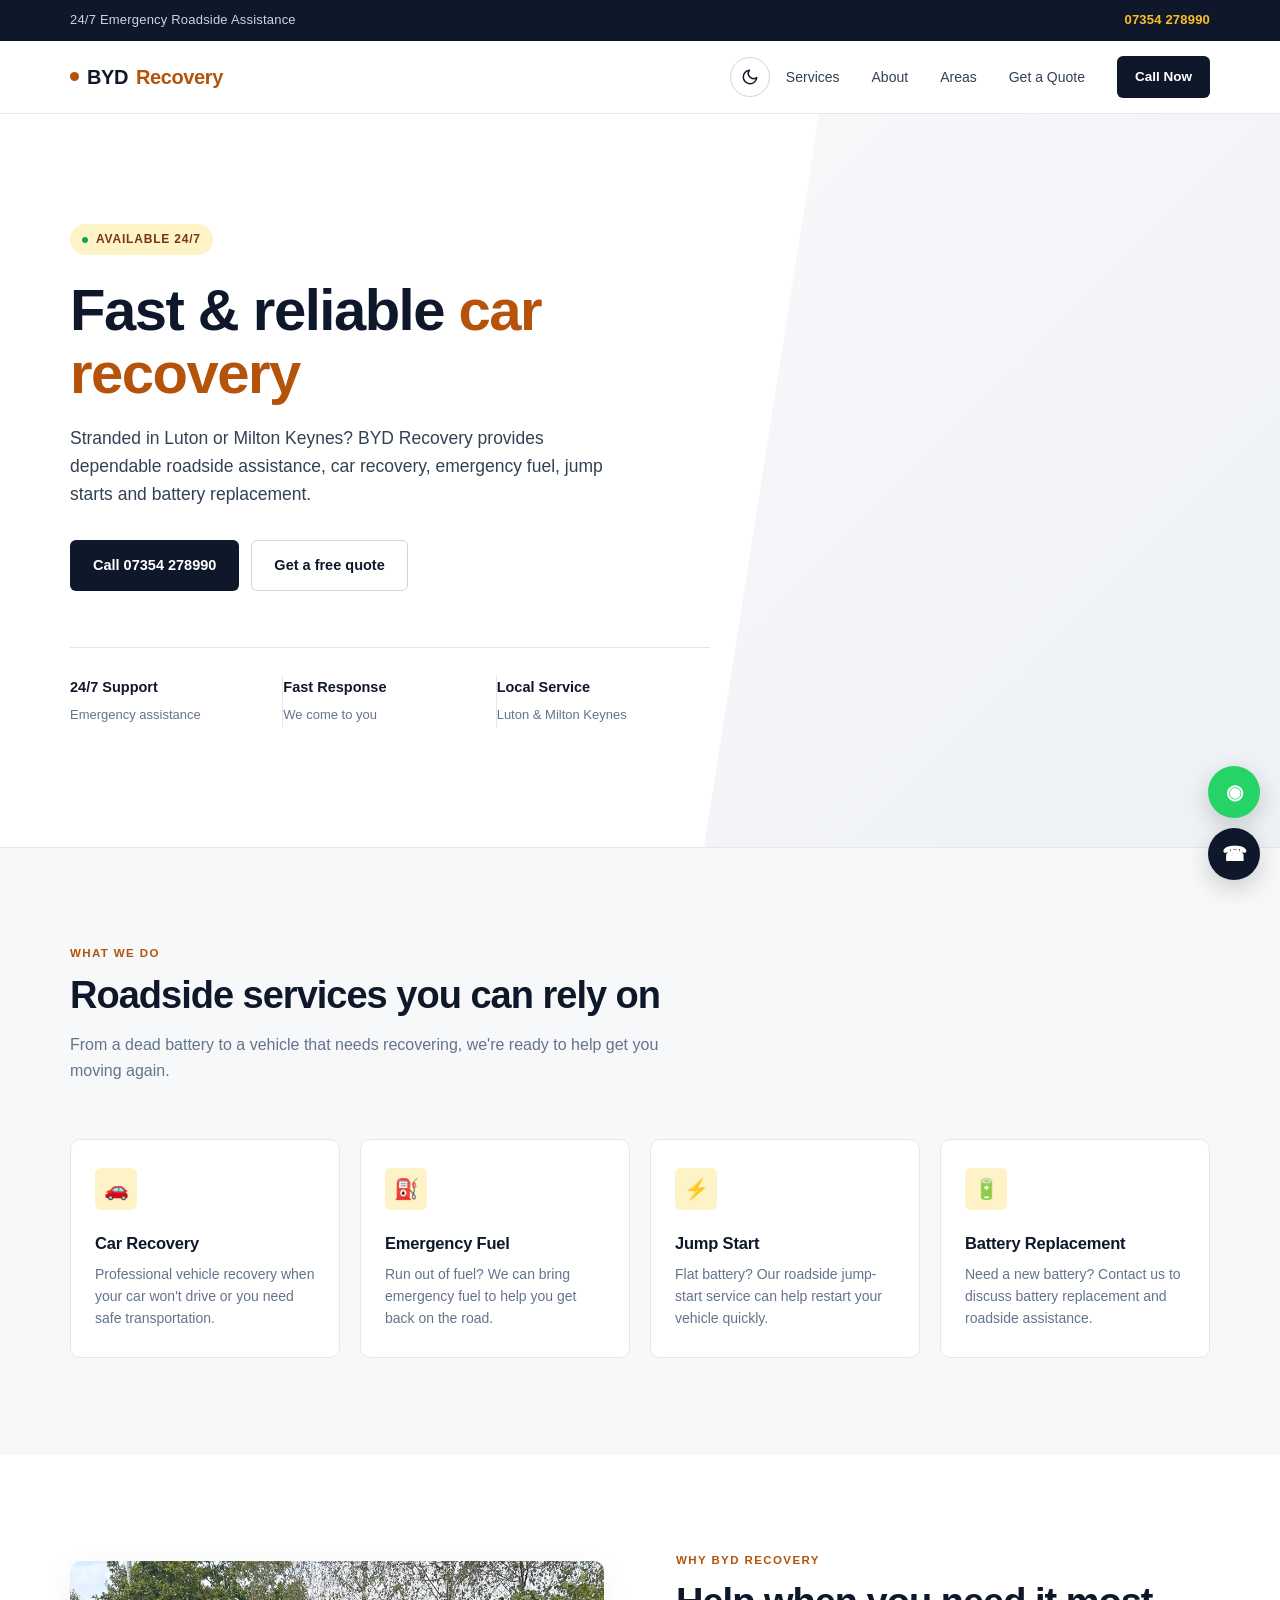
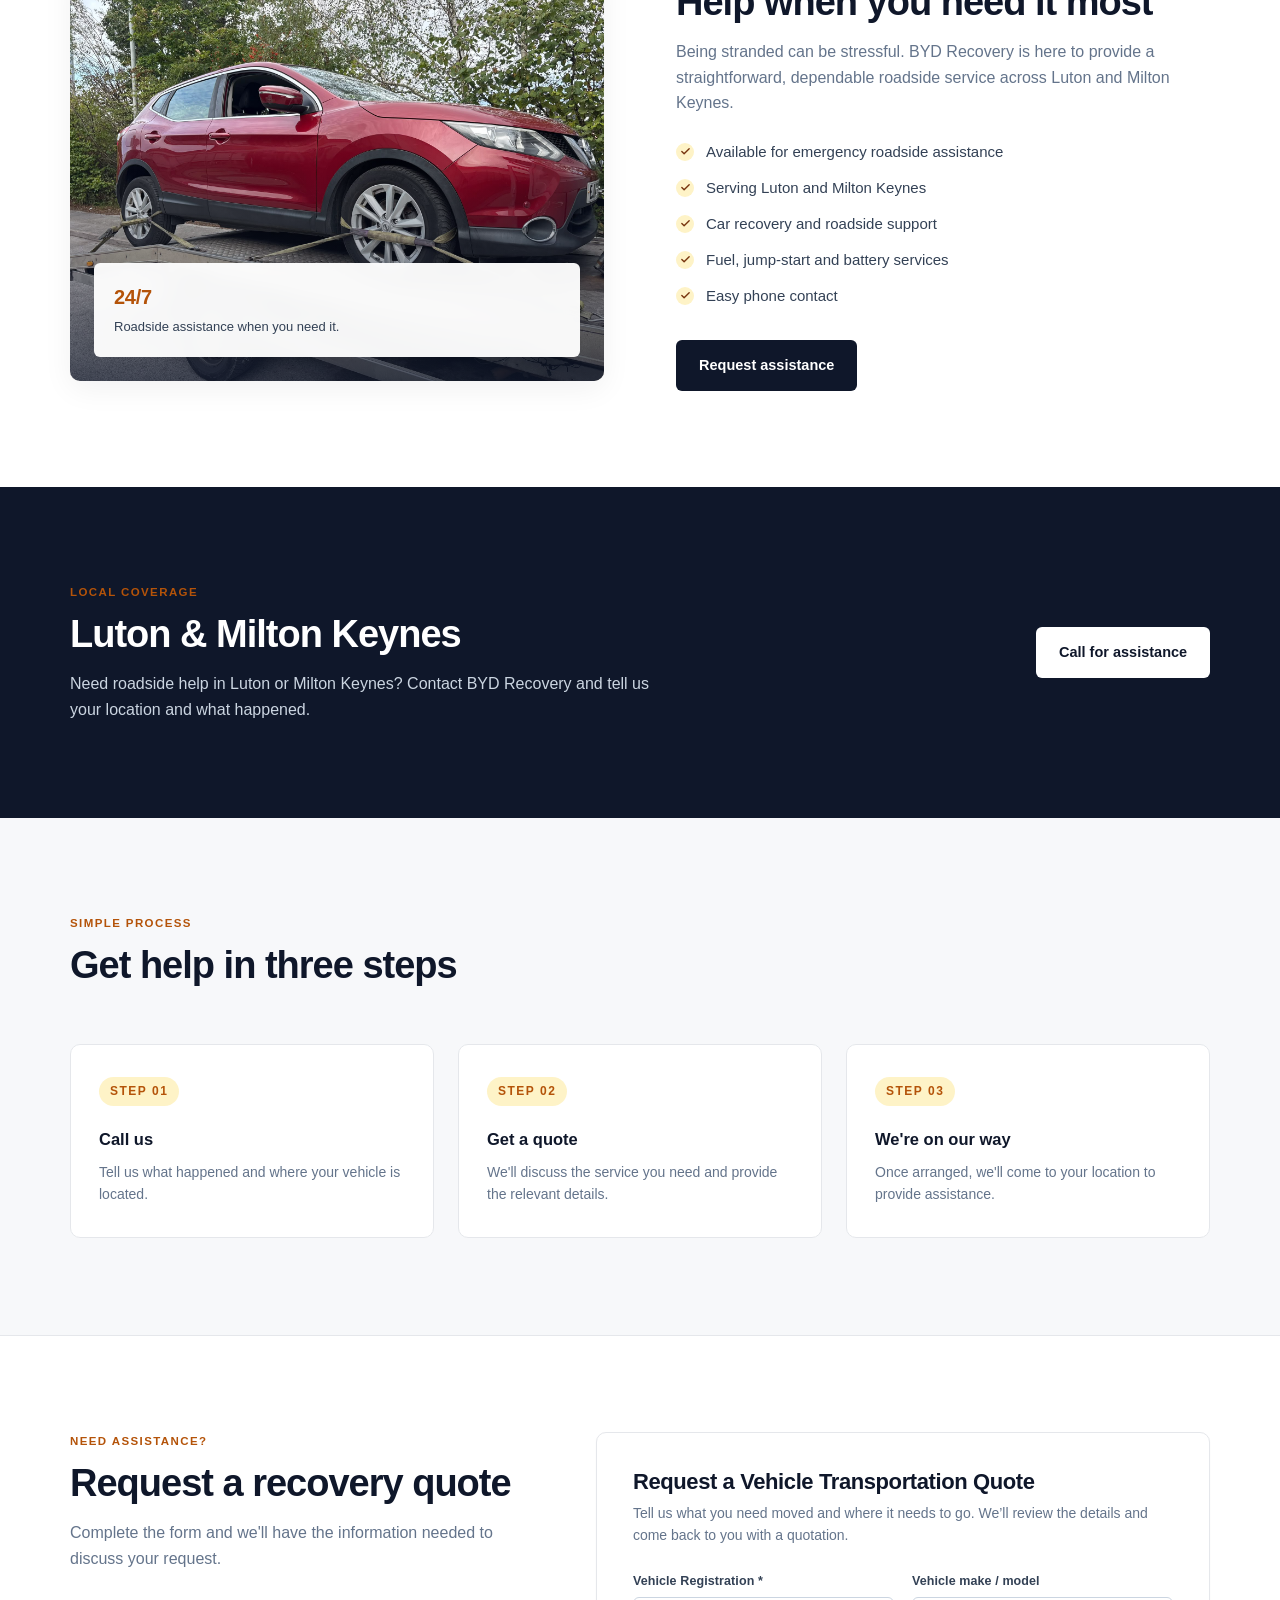
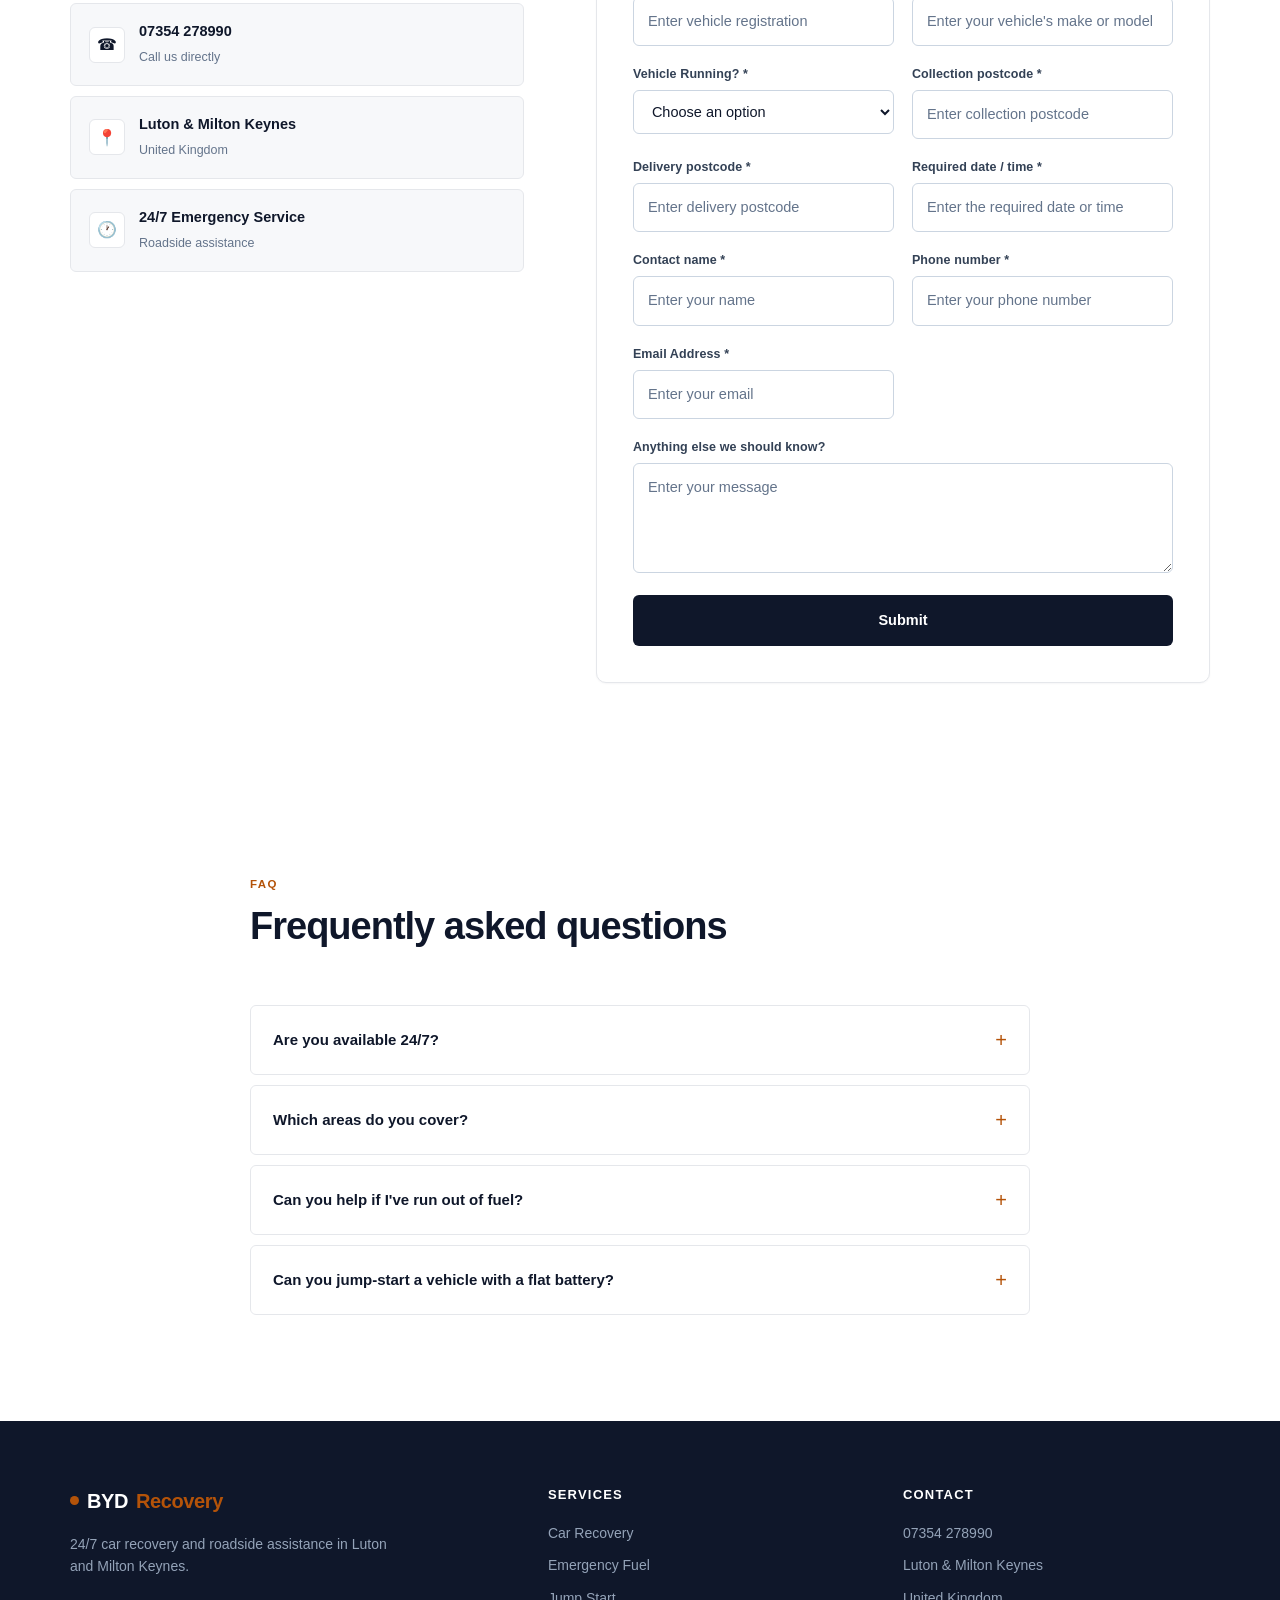
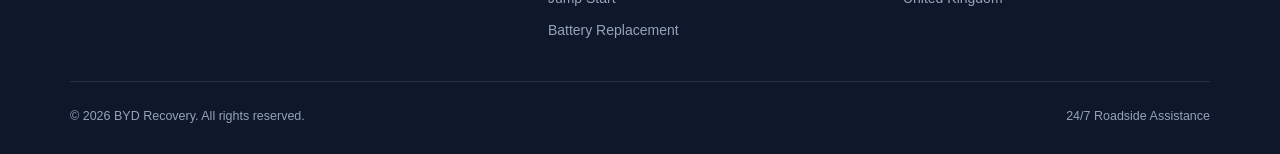
<file: index.html>
<!DOCTYPE html>
<html lang="en">
<head>
  <meta charset="UTF-8">
  <meta name="viewport" content="width=device-width, initial-scale=1.0">
  <meta name="description" content="BYD Recovery - 24/7 car recovery, emergency fuel, jump starts and battery replacement in Luton and Milton Keynes.">
  <title>BYD Recovery | 24/7 Car Recovery in Luton & Milton Keynes</title>
  <link rel="stylesheet" href="style.css">


  <script>
  (function(){
    try{
      var saved = localStorage.getItem('byd-theme');
      var theme = saved || (window.matchMedia('(prefers-color-scheme: dark)').matches ? 'dark' : 'light');
      document.documentElement.setAttribute('data-theme', theme);
    }catch(e){
      document.documentElement.setAttribute('data-theme','light');
    }
  })();
</script>
</head>
<body>

  <div class="topbar">
    <div class="container">
      <span>24/7 Emergency Roadside Assistance</span>
      <a href="tel:+447354278990">07354 278990</a>
    </div>
  </div>

  <header>
    <div class="container">
      <nav>
        <a href="#" class="logo">BYD<span> Recovery</span></a>

        <div class="nav-right">
          <button class="theme-toggle" id="themeToggle" aria-label="Toggle theme">
            <svg class="icon-sun" xmlns="http://www.w3.org/2000/svg" viewBox="0 0 24 24" fill="none" stroke="currentColor" stroke-width="2" stroke-linecap="round" stroke-linejoin="round"><circle cx="12" cy="12" r="4"/><path d="M12 2v2M12 20v2M4.93 4.93l1.41 1.41M17.66 17.66l1.41 1.41M2 12h2M20 12h2M4.93 19.07l1.41-1.41M17.66 6.34l1.41-1.41"/></svg>
            <svg class="icon-moon" xmlns="http://www.w3.org/2000/svg" viewBox="0 0 24 24" fill="none" stroke="currentColor" stroke-width="2" stroke-linecap="round" stroke-linejoin="round"><path d="M21 12.79A9 9 0 1 1 11.21 3 7 7 0 0 0 21 12.79z"/></svg>
          </button>

          <button class="menu" aria-label="Open menu" id="menuBtn">☰</button>

          <div class="navlinks" id="navlinks">
            <a href="#services">Services</a>
            <a href="#about">About</a>
            <a href="#coverage">Areas</a>
            <a href="#quote">Get a Quote</a>
            <a class="nav-cta" href="tel:+447354278990">Call Now</a>
          </div>
        </div>
      </nav>
    </div>
  </header>

  <main>
    <section class="hero">
      <div class="container">
        <div class="hero-content">
          <div class="badge reveal"><span class="dot"></span> Available 24/7</div>
          <h1 class="reveal">Fast & reliable <span>car recovery</span></h1>
          <p class="reveal">Stranded in Luton or Milton Keynes? BYD Recovery provides dependable roadside assistance, car recovery, emergency fuel, jump starts and battery replacement.</p>
          <div class="buttons reveal">
            <a class="btn btn-primary" href="tel:+447354278990">Call 07354 278990</a>
            <a class="btn btn-outline" href="#quote">Get a free quote</a>
          </div>
          <div class="trust reveal">
            <div><strong>24/7 Support</strong><small>Emergency assistance</small></div>
            <div><strong>Fast Response</strong><small>We come to you</small></div>
            <div><strong>Local Service</strong><small>Luton &amp; Milton Keynes</small></div>
          </div>
        </div>
      </div>
    </section>

    <section class="services" id="services">
      <div class="container">
        <div class="section-head reveal">
          <div class="eyebrow">What we do</div>
          <h2>Roadside services you can rely on</h2>
          <p>From a dead battery to a vehicle that needs recovering, we're ready to help get you moving again.</p>
        </div>
        <div class="grid">
          <article class="card reveal">
            <div class="icon">🚗</div>
            <h3>Car Recovery</h3>
            <p>Professional vehicle recovery when your car won't drive or you need safe transportation.</p>
          </article>
          <article class="card reveal">
            <div class="icon">⛽</div>
            <h3>Emergency Fuel</h3>
            <p>Run out of fuel? We can bring emergency fuel to help you get back on the road.</p>
          </article>
          <article class="card reveal">
            <div class="icon">⚡</div>
            <h3>Jump Start</h3>
            <p>Flat battery? Our roadside jump-start service can help restart your vehicle quickly.</p>
          </article>
          <article class="card reveal">
            <div class="icon">🔋</div>
            <h3>Battery Replacement</h3>
            <p>Need a new battery? Contact us to discuss battery replacement and roadside assistance.</p>
          </article>
        </div>
      </div>
    </section>

    <section id="about">
      <div class="container about-grid">
        <div class="about-image reveal">
          <div class="floating">
            <strong>24/7</strong>
            <span>Roadside assistance when you need it.</span>
          </div>
        </div>
        <div class="reveal">
          <div class="eyebrow">Why BYD Recovery</div>
          <h2>Help when you need it most</h2>
          <p class="lead">Being stranded can be stressful. BYD Recovery is here to provide a straightforward, dependable roadside service across Luton and Milton Keynes.</p>
          <ul class="checks">
            <li>Available for emergency roadside assistance</li>
            <li>Serving Luton and Milton Keynes</li>
            <li>Car recovery and roadside support</li>
            <li>Fuel, jump-start and battery services</li>
            <li>Easy phone contact</li>
          </ul>
          <a class="btn btn-primary" href="#quote">Request assistance</a>
        </div>
      </div>
    </section>

    <section class="coverage" id="coverage">
      <div class="container coverage-grid">
        <div class="reveal">
          <div class="eyebrow">Local coverage</div>
          <h2>Luton &amp; Milton Keynes</h2>
          <p>Need roadside help in Luton or Milton Keynes? Contact BYD Recovery and tell us your location and what happened.</p>
        </div>
        <a class="btn reveal" href="tel:+447354278990">Call for assistance</a>
      </div>
    </section>

    <section class="process">
      <div class="container">
        <div class="section-head reveal">
          <div class="eyebrow">Simple process</div>
          <h2>Get help in three steps</h2>
        </div>
        <div class="steps">
          <div class="step reveal">
            <div class="num">STEP 01</div>
            <h3>Call us</h3>
            <p>Tell us what happened and where your vehicle is located.</p>
          </div>
          <div class="step reveal">
            <div class="num">STEP 02</div>
            <h3>Get a quote</h3>
            <p>We'll discuss the service you need and provide the relevant details.</p>
          </div>
          <div class="step reveal">
            <div class="num">STEP 03</div>
            <h3>We're on our way</h3>
            <p>Once arranged, we'll come to your location to provide assistance.</p>
          </div>
        </div>
      </div>
    </section>

    <section class="quote" id="quote">
      <div class="container quote-box">
        <div class="reveal">
          <div class="eyebrow">Need assistance?</div>
          <h2>Request a recovery quote</h2>
          <p class="lead">Complete the form and we'll have the information needed to discuss your request.</p>
          <div class="contact-list">
            <a class="contact-item" href="tel:+447354278990">
              <span class="ci-icon">☎</span>
              <div><b>07354 278990</b><small>Call us directly</small></div>
            </a>
            <div class="contact-item">
              <span class="ci-icon">📍</span>
              <div><b>Luton &amp; Milton Keynes</b><small>United Kingdom</small></div>
            </div>
            <div class="contact-item">
              <span class="ci-icon">🕐</span>
              <div><b>24/7 Emergency Service</b><small>Roadside assistance</small></div>
            </div>
          </div>
        </div>

        <form action="https://api.snapitforms.com/submit" method="POST">
  <input type="hidden" name="access_key" value="sf_1f7b10da2044cf6da5a37261e3c2b9db">

  <h2>Request a Vehicle Transportation Quote</h2>
  <p>Tell us what you need moved and where it needs to go. We’ll review the details and come back to you with a quotation.</p>

  <div class="form-group">
    <label for="Vehicle Registration">Vehicle Registration *</label>
    <input type="text" name="Vehicle Registration" id="Vehicle Registration" placeholder="Enter vehicle registration" required>
  </div>

  <div class="form-group">
    <label for="Vehicle Model / Make">Vehicle make / model</label>
    <input type="text" name="Vehicle Model / Make" id="Vehicle Model / Make" placeholder="Enter your vehicle's make or model">
  </div>

  <div class="form-group">
    <label for="Vehicle Running? ">Vehicle Running? *</label>
    <select name="Vehicle Running? " id="Vehicle Running? " required>
      <option value="">Choose an option</option>
      <option value="Yes">Yes</option>
      <option value="No">No</option>
      <option value="Unsure">Unsure</option>
    </select>
  </div>

  <div class="form-group">
    <label for="Collection Postcode">Collection postcode *</label>
    <input type="text" name="Collection Postcode" id="Collection Postcode" placeholder="Enter collection postcode" required>
  </div>

  <div class="form-group">
    <label for="Delivery Postcode">Delivery postcode *</label>
    <input type="text" name="Delivery Postcode" id="Delivery Postcode" placeholder="Enter delivery postcode" required>
  </div>

  <div class="form-group">
    <label for="Required Date / Time">Required date / time *</label>
    <input type="text" name="Required Date / Time" id="Required Date / Time" placeholder="Enter the required date or time" required>
  </div>

  <div class="form-group">
    <label for="Contact Name">Contact name *</label>
    <input type="text" name="Contact Name" id="Contact Name" placeholder="Enter your name" required>
  </div>

  <div class="form-group">
    <label for="Phone Number">Phone number *</label>
    <input type="text" name="Phone Number" id="Phone Number" placeholder="Enter your phone number" required>
  </div>

  <div class="form-group">
    <label for="Email Address">Email Address *</label>
    <input type="email" name="Email Address" id="Email Address" placeholder="Enter your email" required>
  </div>

  <div class="form-group">
    <label for="Other information to keep in mind">Anything else we should know?</label>
    <textarea name="Other information to keep in mind" id="Other information to keep in mind" placeholder="Enter your message"></textarea>
  </div>

  <button type="submit">Submit</button>
</form>
      </div>
    </section>

    <section>
      <div class="container faq">
        <div class="section-head reveal">
          <div class="eyebrow">FAQ</div>
          <h2>Frequently asked questions</h2>
        </div>
        <details class="reveal"><summary>Are you available 24/7?</summary><p>Yes. BYD Recovery is presented as a 24/7 roadside assistance service. Call 07354 278990 for assistance.</p></details>
        <details class="reveal"><summary>Which areas do you cover?</summary><p>Our main service areas are Luton and Milton Keynes.</p></details>
        <details class="reveal"><summary>Can you help if I've run out of fuel?</summary><p>Yes. Emergency fuel is one of the services offered by BYD Recovery.</p></details>
        <details class="reveal"><summary>Can you jump-start a vehicle with a flat battery?</summary><p>Yes. Contact us with your location and vehicle details so we can discuss assistance.</p></details>
      </div>
    </section>
  </main>

  <footer>
    <div class="container">
      <div class="footer-grid">
        <div>
          <a href="#" class="logo">BYD<span> Recovery</span></a>
          <p style="margin-top:16px;max-width:340px">24/7 car recovery and roadside assistance in Luton and Milton Keynes.</p>
        </div>
        <div>
          <h4>Services</h4>
          <ul>
            <li>Car Recovery</li>
            <li>Emergency Fuel</li>
            <li>Jump Start</li>
            <li>Battery Replacement</li>
          </ul>
        </div>
        <div>
          <h4>Contact</h4>
          <ul>
            <li><a href="tel:+447354278990">07354 278990</a></li>
            <li>Luton &amp; Milton Keynes</li>
            <li>United Kingdom</li>
          </ul>
        </div>
      </div>
      <div class="copyright">
        <span>© <span id="year"></span> BYD Recovery. All rights reserved.</span>
        <span>24/7 Roadside Assistance</span>
      </div>
    </div>
  </footer>

  <div class="floating-actions">
    <a class="float-btn wa" href="https://wa.me/447354278990" target="_blank" rel="noopener" aria-label="WhatsApp">◉</a>
    <a class="float-btn call" href="tel:+447354278990" aria-label="Call">☎</a>
  </div>

  <script src="script.js"></script>
</body>
</html>
</file>
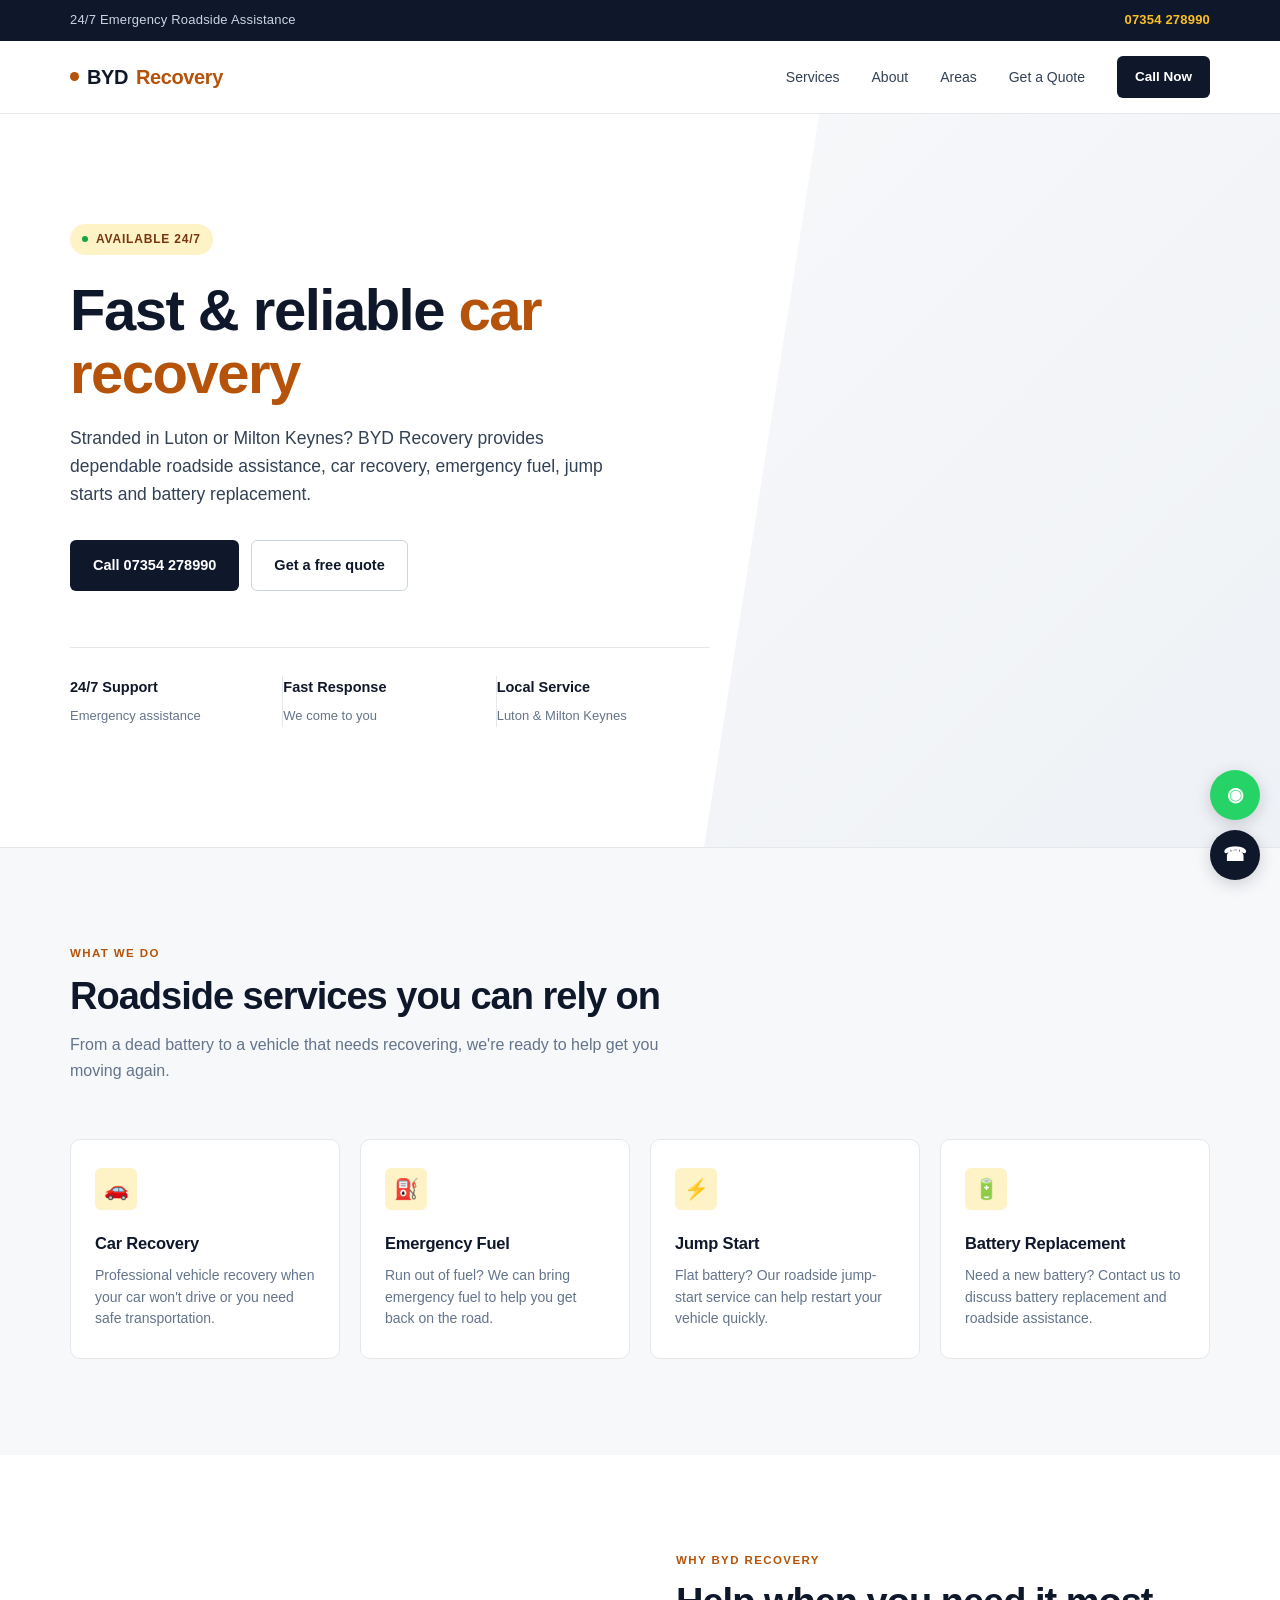
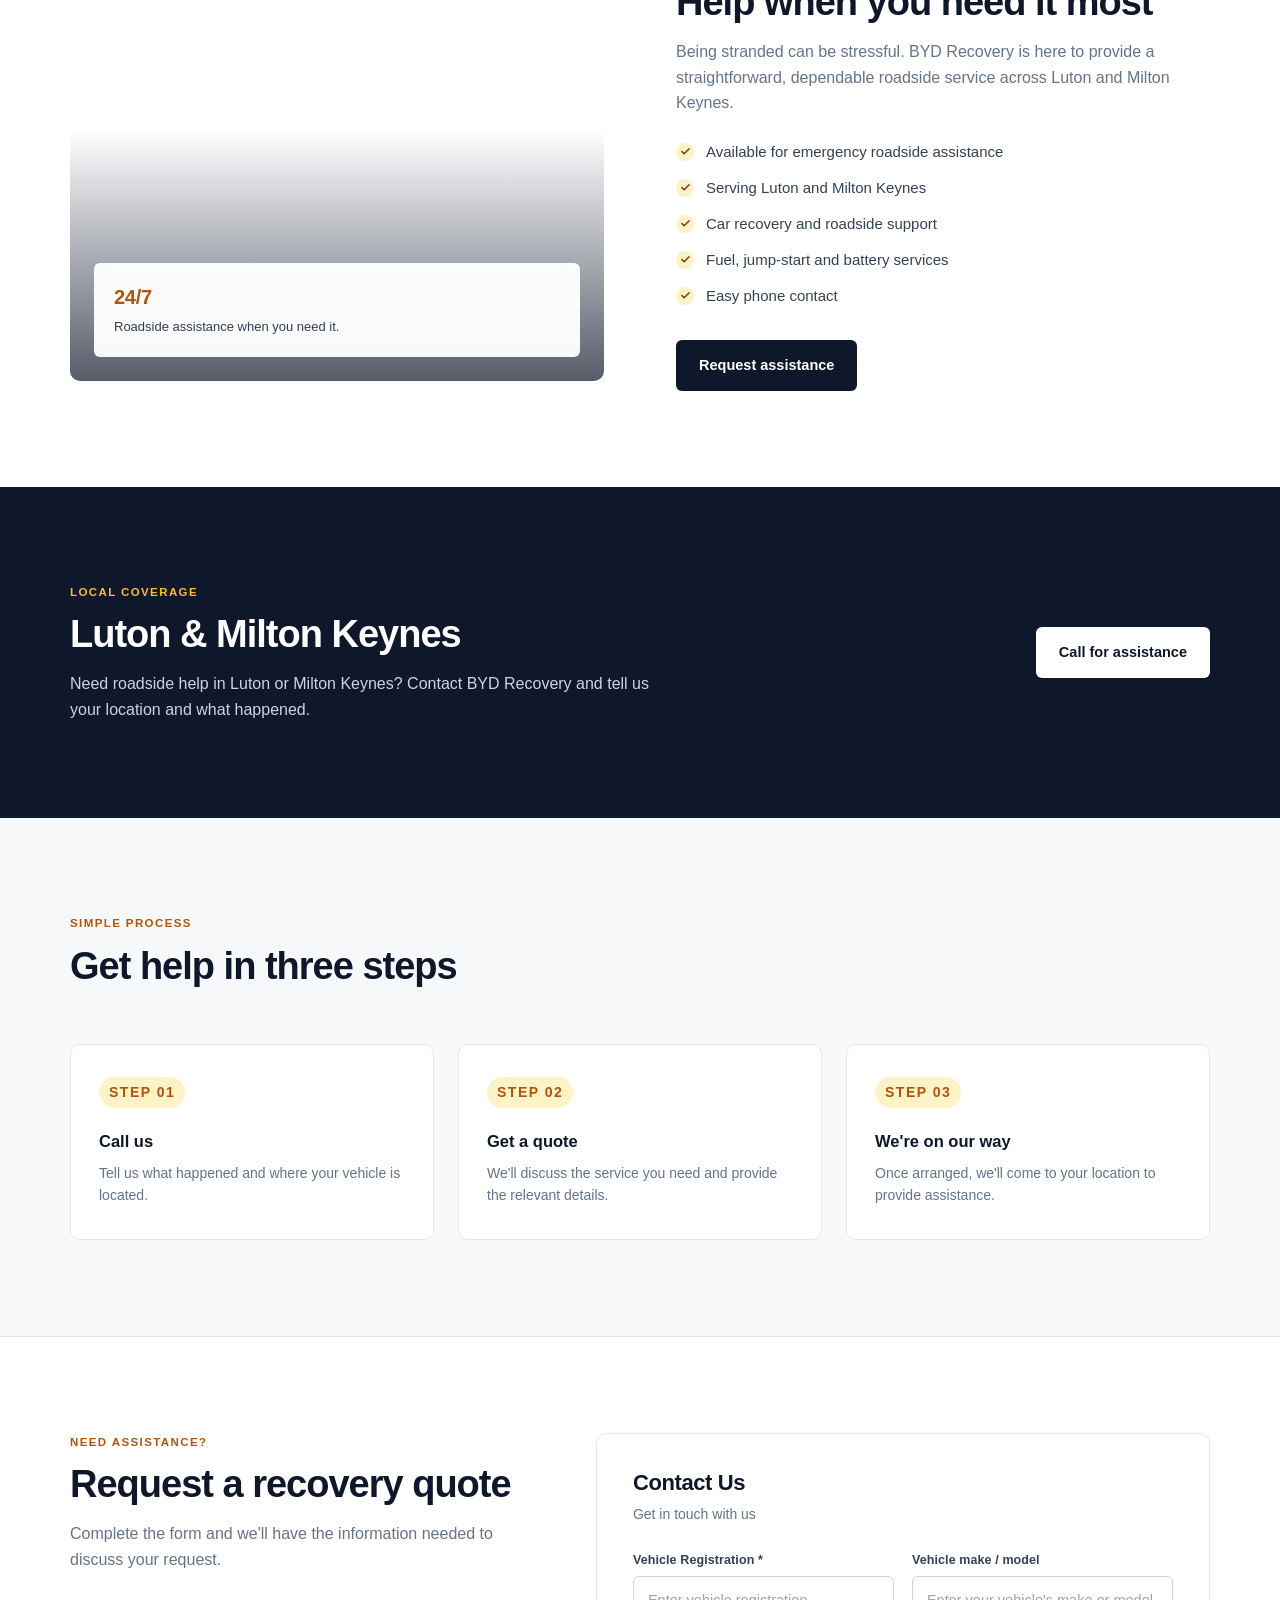
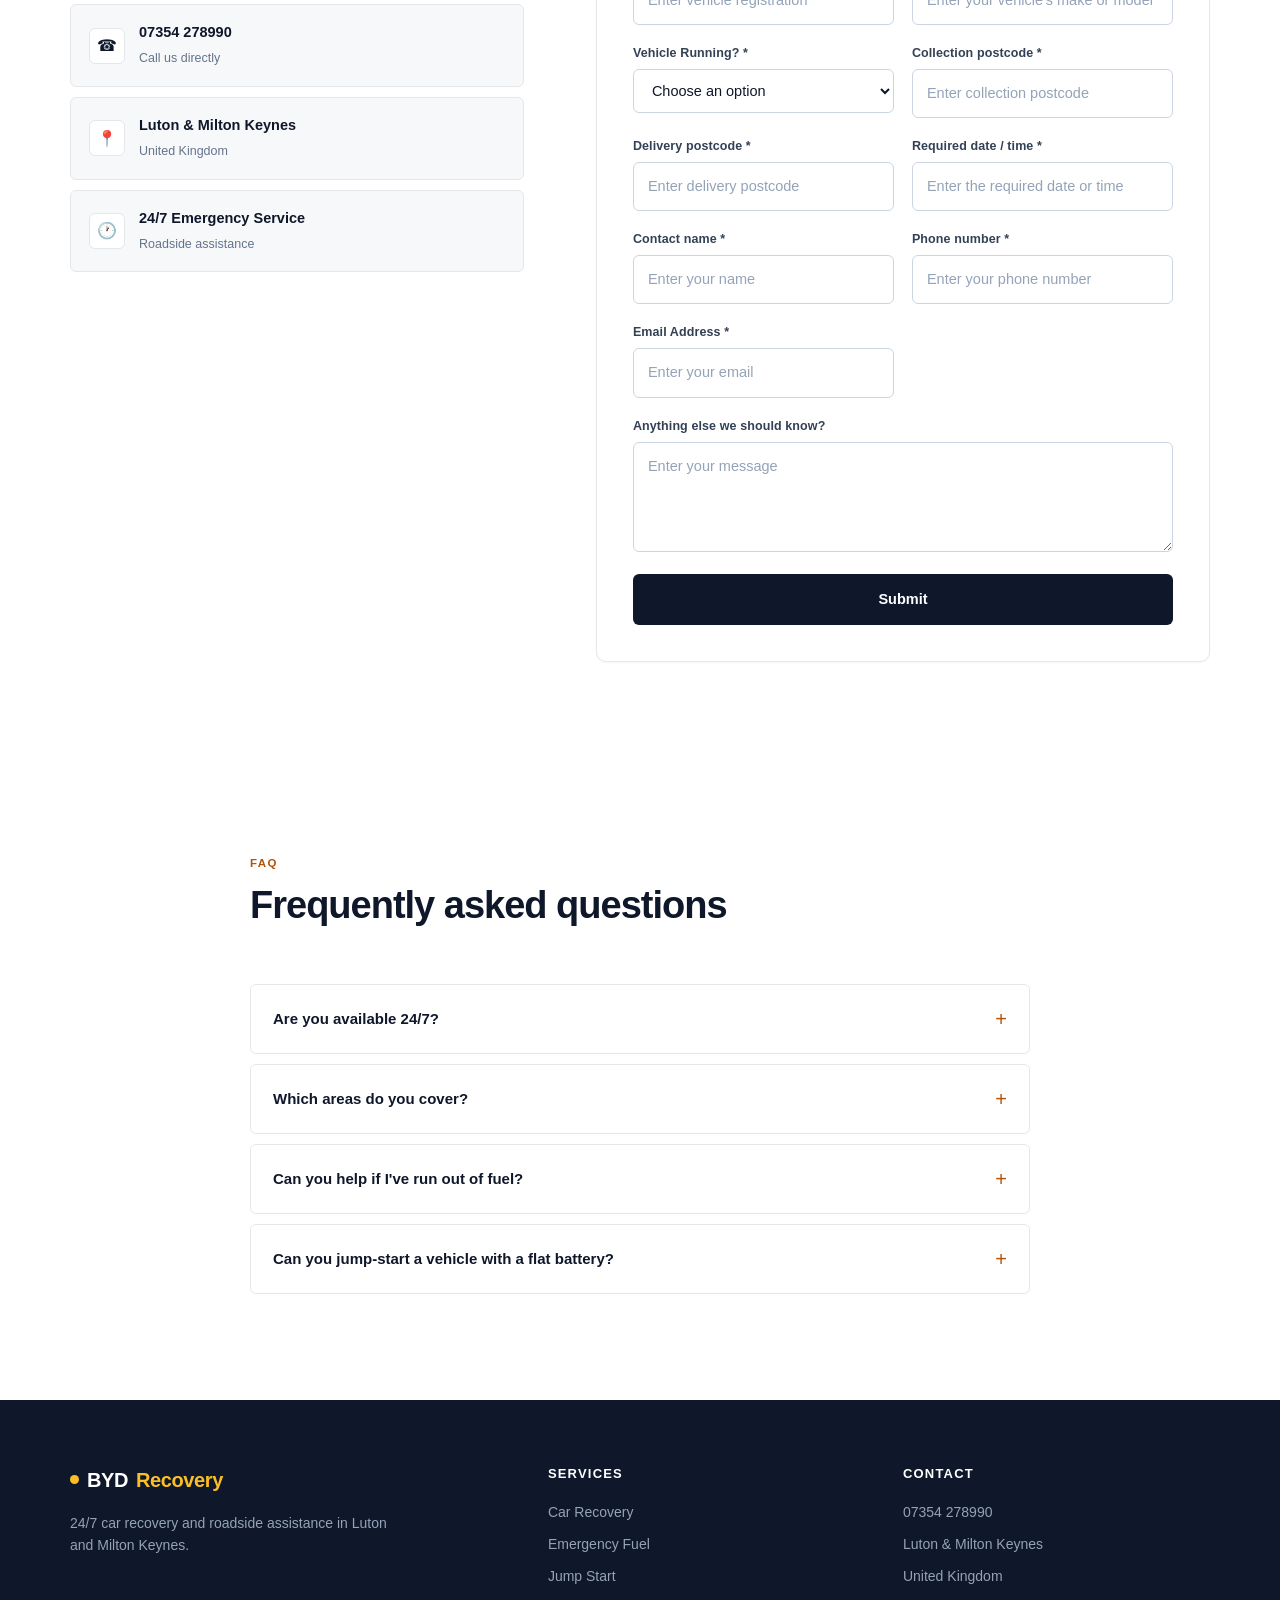
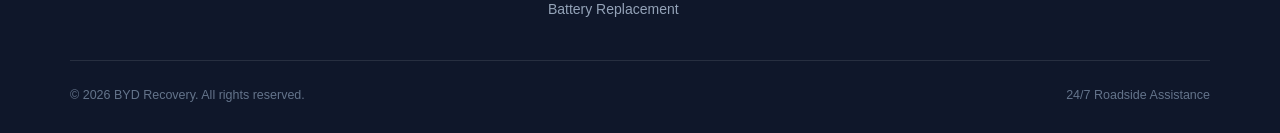
<file: website_vesion_1.html>
<!DOCTYPE html>
<html lang="en">
<head>
  <meta charset="UTF-8">
  <meta name="viewport" content="width=device-width, initial-scale=1.0">
  <meta name="description" content="BYD Recovery - 24/7 car recovery, emergency fuel, jump starts and battery replacement in Luton and Milton Keynes.">
  <title>BYD Recovery | 24/7 Car Recovery in Luton & Milton Keynes</title>
  <style>
    :root{
      --bg:#ffffff;
      --bg-alt:#f7f8fa;
      --surface:#ffffff;
      --ink:#0f172a;
      --ink-soft:#334155;
      --muted:#64748b;
      --line:#e5e7eb;
      --line-strong:#cbd5e1;
      --accent:#b45309;
      --accent-soft:#fef3c7;
      --accent-ink:#78350f;
      --navy:#0f172a;
      --radius:10px;
      --radius-sm:6px;
      --max:1140px;
      --shadow-sm:0 1px 2px rgba(15,23,42,.04);
      --shadow:0 8px 30px rgba(15,23,42,.06);
    }
    *{box-sizing:border-box;margin:0;padding:0}
    html{scroll-behavior:smooth !important;}
    *, *::before, *::after {
      scroll-behavior: smooth;
    }
    body{
      font-family:-apple-system,BlinkMacSystemFont,"Segoe UI",Roboto,Helvetica,Arial,sans-serif;
      background:var(--bg);
      color:var(--ink);
      line-height:1.6;
      -webkit-font-smoothing:antialiased;
      font-size:16px;
    }
    a{text-decoration:none;color:inherit}
    img{max-width:100%;display:block}
    .container{width:min(92%,var(--max));margin:auto}

    /* ---------- Top bar ---------- */
    .topbar{background:var(--navy);color:#cbd5e1;font-size:13px;letter-spacing:.2px}
    .topbar .container{display:flex;justify-content:space-between;align-items:center;padding:10px 0;gap:20px}
    .topbar a{color:#fbbf24;font-weight:600}
    .topbar a:hover{color:#fde68a}

    /* ---------- Header ---------- */
    header{position:sticky;top:0;z-index:1000;background:rgba(255,255,255,.9);backdrop-filter:blur(12px);border-bottom:1px solid var(--line)}
    nav{height:72px;display:flex;align-items:center;justify-content:space-between}
    .logo{font-size:20px;font-weight:800;letter-spacing:-.4px;color:var(--ink);display:inline-flex;align-items:center;gap:8px}
    .logo::before{content:"";width:9px;height:9px;border-radius:50%;background:var(--accent)}
    .logo span{color:var(--accent);font-weight:700}
    .navlinks{display:flex;align-items:center;gap:32px}
    .navlinks a{color:var(--ink-soft);font-weight:500;font-size:14px;transition:color .15s}
    .navlinks a:hover{color:var(--accent)}
    .nav-cta{background:var(--navy);color:#fff!important;padding:10px 18px;border-radius:var(--radius-sm);font-weight:600!important;font-size:13.5px!important;transition:background .15s}
    .nav-cta:hover{background:var(--accent)}
    .menu{display:none;border:0;background:none;color:var(--ink);font-size:24px;cursor:pointer;padding:4px}

    /* ---------- Hero ---------- */
    .hero{
      padding:110px 0 120px;
      background:var(--bg);
      border-bottom:1px solid var(--line);
      position:relative;
      overflow:hidden;
    }
    .hero::after{
      content:"";
      position:absolute;
      top:0;right:0;
      width:45%;height:100%;
      background:linear-gradient(135deg,var(--bg-alt) 0%, #eef1f5 100%);
      clip-path:polygon(20% 0,100% 0,100% 100%,0 100%);
      z-index:0;
    }
    .hero .container{position:relative;z-index:1}
    .hero-content{max-width:640px}
    .badge{
      display:inline-flex;align-items:center;gap:8px;
      background:var(--accent-soft);
      color:var(--accent-ink);
      padding:6px 12px;
      border-radius:100px;
      font-size:12px;
      font-weight:700;
      text-transform:uppercase;
      letter-spacing:.8px;
      margin-bottom:24px;
    }
    .dot{width:6px;height:6px;background:#16a34a;border-radius:50%}
    h1{
      font-size:clamp(36px,5vw,58px);
      line-height:1.08;
      letter-spacing:-1.5px;
      font-weight:800;
      color:var(--ink);
      margin-bottom:20px;
    }
    h1 span{color:var(--accent)}
    .hero p{font-size:17.5px;color:var(--ink-soft);max-width:560px;margin-bottom:32px}
    .buttons{display:flex;flex-wrap:wrap;gap:12px}
    .btn{
      display:inline-flex;align-items:center;justify-content:center;gap:8px;
      padding:13px 22px;
      border-radius:var(--radius-sm);
      font-weight:600;
      font-size:14.5px;
      border:1px solid transparent;
      transition:all .15s ease;
      cursor:pointer;
    }
    .btn-primary{background:var(--navy);color:#fff}
    .btn-primary:hover{background:var(--accent);transform:translateY(-1px)}
    .btn-outline{border-color:var(--line-strong);background:transparent;color:var(--ink)}
    .btn-outline:hover{border-color:var(--navy);color:var(--navy)}
    .trust{display:grid;grid-template-columns:repeat(3,1fr);gap:0;margin-top:56px;border-top:1px solid var(--line);padding-top:28px;max-width:640px}
    .trust div{padding-right:24px;border-right:1px solid var(--line)}
    .trust div:last-child{border-right:0}
    .trust strong{display:block;font-size:14.5px;font-weight:700;color:var(--ink);margin-bottom:2px}
    .trust small{color:var(--muted);font-size:13px}

    /* ---------- Sections ---------- */
    section{padding:96px 0}
    .section-head{max-width:620px;margin-bottom:56px}
    .eyebrow{
      color:var(--accent);
      font-weight:700;
      text-transform:uppercase;
      letter-spacing:1.4px;
      font-size:11.5px;
      margin-bottom:12px;
    }
    h2{
      font-size:clamp(26px,3.2vw,38px);
      line-height:1.15;
      letter-spacing:-1px;
      font-weight:800;
      color:var(--ink);
      margin-bottom:14px;
    }
    .section-head p{color:var(--muted);font-size:16px}

    /* ---------- Services ---------- */
    .services{background:var(--bg-alt)}
    .grid{display:grid;grid-template-columns:repeat(4,1fr);gap:20px}
    .card{
      background:var(--surface);
      border:1px solid var(--line);
      border-radius:var(--radius);
      padding:28px 24px;
      transition:all .2s ease;
    }
    .card:hover{
      border-color:var(--line-strong);
      box-shadow:var(--shadow);
      transform:translateY(-2px);
    }
    .icon{
      width:42px;height:42px;
      display:grid;place-items:center;
      background:var(--accent-soft);
      color:var(--accent-ink);
      border-radius:var(--radius-sm);
      font-size:20px;
      margin-bottom:20px;
    }
    .card h3{font-size:16.5px;font-weight:700;margin-bottom:8px;color:var(--ink);letter-spacing:-.2px}
    .card p{font-size:14px;color:var(--muted);line-height:1.55}

    /* ---------- About ---------- */
    .about-grid{display:grid;grid-template-columns:1fr 1fr;gap:72px;align-items:center}
    .about-image{
      min-height:420px;
      border-radius:var(--radius);
      background:url("https://images.unsplash.com/photo-1511919884226-fd3cad34687c?auto=format&fit=crop&w=1200&q=85") center/cover;
      position:relative;
      overflow:hidden;
    }
    .about-image::after{
      content:"";
      position:absolute;inset:0;
      background:linear-gradient(180deg,rgba(15,23,42,0) 40%,rgba(15,23,42,.7) 100%);
    }
    .about-image .floating{
      position:absolute;bottom:24px;left:24px;right:24px;
      background:rgba(255,255,255,.96);
      backdrop-filter:blur(8px);
      padding:18px 20px;
      border-radius:var(--radius-sm);
      z-index:1;
    }
    .about-image .floating strong{font-size:20px;color:var(--accent);display:block;font-weight:800;letter-spacing:-.3px}
    .about-image .floating span{font-size:13px;color:var(--ink-soft)}
    .checks{list-style:none;display:grid;gap:12px;margin:24px 0 32px}
    .checks li{display:flex;gap:12px;color:var(--ink-soft);font-size:15px;align-items:flex-start}
    .checks li::before{
      content:"";
      flex:none;
      width:18px;height:18px;
      margin-top:3px;
      background:var(--accent-soft);
      border-radius:50%;
      background-image:url("data:image/svg+xml;utf8,<svg xmlns='http://www.w3.org/2000/svg' viewBox='0 0 24 24' fill='none' stroke='%2378350f' stroke-width='3' stroke-linecap='round' stroke-linejoin='round'><polyline points='20 6 9 17 4 12'/></svg>");
      background-size:11px;
      background-position:center;
      background-repeat:no-repeat;
    }

    /* ---------- Coverage ---------- */
    .coverage{background:var(--navy);color:#fff}
    .coverage .eyebrow{color:#fbbf24}
    .coverage h2{color:#fff}
    .coverage-grid{display:flex;justify-content:space-between;align-items:center;gap:40px}
    .coverage p{max-width:600px;color:#cbd5e1;font-size:16px}
    .coverage .btn{background:#fff;color:var(--navy);font-weight:600}
    .coverage .btn:hover{background:#fbbf24;color:var(--navy)}

    /* ---------- Process ---------- */
    .process{background:var(--bg-alt)}
    .steps{display:grid;grid-template-columns:repeat(3,1fr);gap:24px}
    .step{
      padding:32px 28px;
      background:var(--surface);
      border:1px solid var(--line);
      border-radius:var(--radius);
    }
    .num{
      font-size:14px;
      font-weight:800;
      color:var(--accent);
      letter-spacing:1.5px;
      margin-bottom:20px;
      display:inline-block;
      padding:4px 10px;
      background:var(--accent-soft);
      border-radius:100px;
    }
    .step h3{margin-bottom:8px;font-size:16.5px;font-weight:700}
    .step p{color:var(--muted);font-size:14px;line-height:1.6}

    /* ---------- Quote / Form ---------- */
    .quote{background:var(--bg);border-top:1px solid var(--line)}
    .quote-box{display:grid;grid-template-columns:.85fr 1.15fr;gap:72px;align-items:start}
    .contact-list{display:grid;gap:10px;margin-top:32px}
    .contact-item{
      display:flex;gap:14px;align-items:center;
      padding:16px 18px;
      background:var(--bg-alt);
      border:1px solid var(--line);
      border-radius:var(--radius-sm);
      transition:border-color .15s;
    }
    .contact-item:hover{border-color:var(--line-strong)}
    .contact-item .ci-icon{
      flex:none;
      width:36px;height:36px;
      display:grid;place-items:center;
      background:#fff;
      border:1px solid var(--line);
      border-radius:var(--radius-sm);
      font-size:16px;
    }
    .contact-item b{display:block;font-size:14.5px;color:var(--ink);font-weight:700}
    .contact-item small{font-size:12.5px;color:var(--muted)}

    form{
      display:grid;
      grid-template-columns:1fr 1fr;
      gap:18px;
      background:var(--surface);
      border:1px solid var(--line);
      padding:36px;
      border-radius:var(--radius);
      box-shadow:var(--shadow-sm);
    }
    form h2{grid-column:1/-1;font-size:22px;letter-spacing:-.4px;margin-bottom:0;font-weight:800}
    form > p{grid-column:1/-1;color:var(--muted);font-size:14px;margin-top:-10px;margin-bottom:6px}
    .form-group{display:flex;flex-direction:column;gap:6px}
    .form-group:has(textarea),
    form button{grid-column:1/-1}
    label{font-size:12.5px;color:var(--ink-soft);font-weight:600;letter-spacing:.1px}
    input,select,textarea{
      width:100%;
      background:#fff;
      color:var(--ink);
      border:1px solid var(--line-strong);
      border-radius:var(--radius-sm);
      padding:12px 14px;
      font:inherit;
      font-size:14.5px;
      outline:none;
      transition:border-color .15s, box-shadow .15s;
    }
    input::placeholder,textarea::placeholder{color:#94a3b8}
    input:focus,select:focus,textarea:focus{
      border-color:var(--accent);
      box-shadow:0 0 0 3px rgba(180,83,9,.12);
    }
    textarea{min-height:110px;resize:vertical;font-family:inherit}
    form button{
      background:var(--navy);
      color:#fff;
      border:0;
      padding:14px 22px;
      border-radius:var(--radius-sm);
      font:inherit;
      font-weight:600;
      font-size:14.5px;
      cursor:pointer;
      transition:background .15s, transform .15s;
      margin-top:4px;
    }
    form button:hover{background:var(--accent);transform:translateY(-1px)}

    /* ---------- FAQ ---------- */
    .faq{max-width:780px}
    details{
      background:var(--surface);
      border:1px solid var(--line);
      border-radius:var(--radius-sm);
      margin-bottom:10px;
      padding:0;
      transition:border-color .15s;
    }
    details[open]{border-color:var(--line-strong)}
    summary{
      cursor:pointer;
      font-weight:600;
      font-size:15px;
      padding:18px 22px;
      list-style:none;
      display:flex;
      justify-content:space-between;
      align-items:center;
      color:var(--ink);
    }
    summary::-webkit-details-marker{display:none}
    summary::after{
      content:"+";
      color:var(--accent);
      font-size:20px;
      font-weight:400;
      transition:transform .2s;
    }
    details[open] summary::after{content:"−"}
    details p{color:var(--muted);padding:0 22px 20px;font-size:14px;line-height:1.6}

    /* ---------- Footer ---------- */
    footer{background:var(--navy);color:#cbd5e1;padding:64px 0 28px}
    .footer-grid{display:grid;grid-template-columns:1.4fr 1fr 1fr;gap:48px;padding-bottom:40px}
    footer .logo{color:#fff}
    footer .logo::before{background:#fbbf24}
    footer .logo span{color:#fbbf24}
    footer p,footer li{color:#94a3b8;font-size:14px}
    footer ul{list-style:none;display:grid;gap:10px}
    footer h4{margin-bottom:16px;font-size:13px;text-transform:uppercase;letter-spacing:1.2px;color:#fff;font-weight:700}
    footer a:hover{color:#fbbf24}
    .copyright{
      border-top:1px solid rgba(255,255,255,.1);
      padding-top:24px;
      display:flex;
      justify-content:space-between;
      gap:15px;
      color:#64748b;
      font-size:12.5px;
    }

    /* ---------- Floating actions ---------- */
    .floating-actions{position:fixed;right:20px;bottom:20px;z-index:999;display:grid;gap:10px}
    .float-btn{
      width:50px;height:50px;
      border-radius:50%;
      display:grid;place-items:center;
      font-size:19px;
      box-shadow:0 4px 16px rgba(15,23,42,.18);
      font-weight:700;
      transition:transform .15s;
    }
    .float-btn:hover{transform:scale(1.06)}
    .call{background:var(--navy);color:#fff}
    .call:hover{background:var(--accent)}
    .wa{background:#25d366;color:#fff}

    /* ---------- Responsive ---------- */
    @media(max-width:960px){
      .navlinks{position:absolute;top:72px;left:0;right:0;background:#fff;border-bottom:1px solid var(--line);display:none;flex-direction:column;padding:20px 24px;gap:18px;align-items:flex-start}
      .navlinks.open{display:flex}
      .menu{display:block}
      .grid{grid-template-columns:repeat(2,1fr)}
      .about-grid,.quote-box{grid-template-columns:1fr;gap:48px}
      .steps{grid-template-columns:1fr}
      .footer-grid{grid-template-columns:1fr 1fr}
      .hero::after{display:none}
    }
    @media(max-width:600px){
      .topbar .container{justify-content:center;text-align:center}
      .topbar span{display:none}
      nav{height:64px}
      .navlinks{top:64px}
      section{padding:64px 0}
      .hero{padding:72px 0 80px}
      .trust{grid-template-columns:1fr;gap:16px;padding-top:24px}
      .trust div{border-right:0;border-bottom:1px solid var(--line);padding:0 0 16px}
      .trust div:last-child{border-bottom:0;padding-bottom:0}
      .grid{grid-template-columns:1fr}
      form{grid-template-columns:1fr;padding:24px}
      .footer-grid{grid-template-columns:1fr;gap:32px}
      .copyright{display:grid;text-align:center}
      .floating-actions{right:14px;bottom:14px}
      .coverage-grid{display:grid}
    }
  </style>
</head>
<body>

  <div class="topbar">
    <div class="container">
      <span>24/7 Emergency Roadside Assistance</span>
      <a href="tel:+447354278990">07354 278990</a>
    </div>
  </div>

  <header>
    <div class="container">
      <nav>
        <a href="#" class="logo">BYD<span> Recovery</span></a>
        <button class="menu" aria-label="Open menu" onclick="toggleMenu()">☰</button>
        <div class="navlinks" id="navlinks">
          <a href="#services" onclick="closeMenu()">Services</a>
          <a href="#about" onclick="closeMenu()">About</a>
          <a href="#coverage" onclick="closeMenu()">Areas</a>
          <a href="#quote" onclick="closeMenu()">Get a Quote</a>
          <a class="nav-cta" href="tel:+447354278990">Call Now</a>
        </div>
      </nav>
    </div>
  </header>

  <main>
    <section class="hero">
      <div class="container">
        <div class="hero-content">
          <div class="badge"><span class="dot"></span> Available 24/7</div>
          <h1>Fast & reliable <span>car recovery</span></h1>
          <p>Stranded in Luton or Milton Keynes? BYD Recovery provides dependable roadside assistance, car recovery, emergency fuel, jump starts and battery replacement.</p>
          <div class="buttons">
            <a class="btn btn-primary" href="tel:+447354278990">Call 07354 278990</a>
            <a class="btn btn-outline" href="#quote">Get a free quote</a>
          </div>
          <div class="trust">
            <div><strong>24/7 Support</strong><small>Emergency assistance</small></div>
            <div><strong>Fast Response</strong><small>We come to you</small></div>
            <div><strong>Local Service</strong><small>Luton & Milton Keynes</small></div>
          </div>
        </div>
      </div>
    </section>

    <section class="services" id="services">
      <div class="container">
        <div class="section-head">
          <div class="eyebrow">What we do</div>
          <h2>Roadside services you can rely on</h2>
          <p>From a dead battery to a vehicle that needs recovering, we're ready to help get you moving again.</p>
        </div>
        <div class="grid">
          <article class="card">
            <div class="icon">🚗</div>
            <h3>Car Recovery</h3>
            <p>Professional vehicle recovery when your car won't drive or you need safe transportation.</p>
          </article>
          <article class="card">
            <div class="icon">⛽</div>
            <h3>Emergency Fuel</h3>
            <p>Run out of fuel? We can bring emergency fuel to help you get back on the road.</p>
          </article>
          <article class="card">
            <div class="icon">⚡</div>
            <h3>Jump Start</h3>
            <p>Flat battery? Our roadside jump-start service can help restart your vehicle quickly.</p>
          </article>
          <article class="card">
            <div class="icon">🔋</div>
            <h3>Battery Replacement</h3>
            <p>Need a new battery? Contact us to discuss battery replacement and roadside assistance.</p>
          </article>
        </div>
      </div>
    </section>

    <section id="about">
      <div class="container about-grid">
        <div class="about-image">
          <div class="floating">
            <strong>24/7</strong>
            <span>Roadside assistance when you need it.</span>
          </div>
        </div>
        <div>
          <div class="eyebrow">Why BYD Recovery</div>
          <h2>Help when you need it most</h2>
          <p style="color:var(--muted);font-size:16px">Being stranded can be stressful. BYD Recovery is here to provide a straightforward, dependable roadside service across Luton and Milton Keynes.</p>
          <ul class="checks">
            <li>Available for emergency roadside assistance</li>
            <li>Serving Luton and Milton Keynes</li>
            <li>Car recovery and roadside support</li>
            <li>Fuel, jump-start and battery services</li>
            <li>Easy phone contact</li>
          </ul>
          <a class="btn btn-primary" href="#quote">Request assistance</a>
        </div>
      </div>
    </section>

    <section class="coverage" id="coverage">
      <div class="container coverage-grid">
        <div>
          <div class="eyebrow">Local coverage</div>
          <h2>Luton & Milton Keynes</h2>
          <p>Need roadside help in Luton or Milton Keynes? Contact BYD Recovery and tell us your location and what happened.</p>
        </div>
        <a class="btn" href="tel:+447354278990">Call for assistance</a>
      </div>
    </section>

    <section class="process">
      <div class="container">
        <div class="section-head">
          <div class="eyebrow">Simple process</div>
          <h2>Get help in three steps</h2>
        </div>
        <div class="steps">
          <div class="step">
            <div class="num">STEP 01</div>
            <h3>Call us</h3>
            <p>Tell us what happened and where your vehicle is located.</p>
          </div>
          <div class="step">
            <div class="num">STEP 02</div>
            <h3>Get a quote</h3>
            <p>We'll discuss the service you need and provide the relevant details.</p>
          </div>
          <div class="step">
            <div class="num">STEP 03</div>
            <h3>We're on our way</h3>
            <p>Once arranged, we'll come to your location to provide assistance.</p>
          </div>
        </div>
      </div>
    </section>

    <section class="quote" id="quote">
      <div class="container quote-box">
        <div>
          <div class="eyebrow">Need assistance?</div>
          <h2>Request a recovery quote</h2>
          <p style="color:var(--muted);font-size:16px">Complete the form and we'll have the information needed to discuss your request.</p>
          <div class="contact-list">
            <a class="contact-item" href="tel:+447354278990">
              <span class="ci-icon">☎</span>
              <div><b>07354 278990</b><small>Call us directly</small></div>
            </a>
            <div class="contact-item">
              <span class="ci-icon">📍</span>
              <div><b>Luton & Milton Keynes</b><small>United Kingdom</small></div>
            </div>
            <div class="contact-item">
              <span class="ci-icon">🕐</span>
              <div><b>24/7 Emergency Service</b><small>Roadside assistance</small></div>
            </div>
          </div>
        </div>

        <form action="https://api.snapitforms.com/submit" method="POST">
          <input type="hidden" name="access_key" value="sf_1f7b10da2044cf6da5a37261e3c2b9db">

          <h2>Contact Us</h2>
          <p>Get in touch with us</p>

          <div class="form-group">
            <label for="vehilcle_registration">Vehicle Registration *</label>
            <input type="text" name="vehilcle_registration" id="vehilcle_registration" placeholder="Enter vehicle registration" required>
          </div>

          <div class="form-group">
            <label for="vehicle_model">Vehicle make / model</label>
            <input type="text" name="vehicle_model" id="vehicle_model" placeholder="Enter your vehicle's make or model">
          </div>

          <div class="form-group">
            <label for="vehicle_running">Vehicle Running? *</label>
            <select name="vehicle_running" id="vehicle_running" required>
              <option value="">Choose an option</option>
              <option value="Yes">Yes</option>
              <option value="No">No</option>
              <option value="Unsure">Unsure</option>
            </select>
          </div>

          <div class="form-group">
            <label for="collection_postcode">Collection postcode *</label>
            <input type="text" name="collection_postcode" id="collection_postcode" placeholder="Enter collection postcode" required>
          </div>

          <div class="form-group">
            <label for="delivery_postcode">Delivery postcode *</label>
            <input type="text" name="delivery_postcode" id="delivery_postcode" placeholder="Enter delivery postcode" required>
          </div>

          <div class="form-group">
            <label for="required_date">Required date / time *</label>
            <input type="text" name="required_date" id="required_date" placeholder="Enter the required date or time" required>
          </div>

          <div class="form-group">
            <label for="contact_name">Contact name *</label>
            <input type="text" name="contact_name" id="contact_name" placeholder="Enter your name" required>
          </div>

          <div class="form-group">
            <label for="phone_number">Phone number *</label>
            <input type="text" name="phone_number" id="phone_number" placeholder="Enter your phone number" required>
          </div>

          <div class="form-group">
            <label for="email">Email Address *</label>
            <input type="email" name="email" id="email" placeholder="Enter your email" required>
          </div>

          <div class="form-group">
            <label for="other_information">Anything else we should know?</label>
            <textarea name="other_information" id="other_information" placeholder="Enter your message"></textarea>
          </div>

          <button type="submit">Submit</button>
        </form>
      </div>
    </section>

    <section>
      <div class="container faq">
        <div class="section-head">
          <div class="eyebrow">FAQ</div>
          <h2>Frequently asked questions</h2>
        </div>
        <details><summary>Are you available 24/7?</summary><p>Yes. BYD Recovery is presented as a 24/7 roadside assistance service. Call 07354 278990 for assistance.</p></details>
        <details><summary>Which areas do you cover?</summary><p>Our main service areas are Luton and Milton Keynes.</p></details>
        <details><summary>Can you help if I've run out of fuel?</summary><p>Yes. Emergency fuel is one of the services offered by BYD Recovery.</p></details>
        <details><summary>Can you jump-start a vehicle with a flat battery?</summary><p>Yes. Contact us with your location and vehicle details so we can discuss assistance.</p></details>
      </div>
    </section>
  </main>

  <footer>
    <div class="container">
      <div class="footer-grid">
        <div>
          <a href="#" class="logo">BYD<span> Recovery</span></a>
          <p style="margin-top:16px;max-width:340px">24/7 car recovery and roadside assistance in Luton and Milton Keynes.</p>
        </div>
        <div>
          <h4>Services</h4>
          <ul>
            <li>Car Recovery</li>
            <li>Emergency Fuel</li>
            <li>Jump Start</li>
            <li>Battery Replacement</li>
          </ul>
        </div>
        <div>
          <h4>Contact</h4>
          <ul>
            <li><a href="tel:+447354278990">07354 278990</a></li>
            <li>Luton & Milton Keynes</li>
            <li>United Kingdom</li>
          </ul>
        </div>
      </div>
      <div class="copyright">
        <span>© <span id="year"></span> BYD Recovery. All rights reserved.</span>
        <span>24/7 Roadside Assistance</span>
      </div>
    </div>
  </footer>

  <div class="floating-actions">
    <a class="float-btn wa" href="https://wa.me/447354278990" target="_blank" rel="noopener" aria-label="WhatsApp">◉</a>
    <a class="float-btn call" href="tel:+447354278990" aria-label="Call">☎</a>
  </div>

  <script>
    function toggleMenu(){
      document.getElementById('navlinks').classList.toggle('open');
    }
    function closeMenu(){
      document.getElementById('navlinks').classList.remove('open');
    }
    document.getElementById('year').textContent = new Date().getFullYear();
  </script>
</body>
</html>
</file>
<file: style.css>
/* =========================================================
   Theme tokens
   ========================================================= */
:root{
  --bg:#ffffff;
  --bg-alt:#f7f8fa;
  --surface:#ffffff;
  --ink:#0f172a;
  --ink-soft:#334155;
  --muted:#64748b;
  --line:#e5e7eb;
  --line-strong:#cbd5e1;
  --accent:#b45309;
  --accent-soft:#fef3c7;
  --accent-ink:#78350f;
  --navy:#0f172a;
  --radius:10px;
  --radius-sm:6px;
  --max:1140px;
  --shadow-sm:0 1px 2px rgba(15,23,42,.04);
  --shadow:0 8px 30px rgba(15,23,42,.06);
  --hero-panel-1:var(--bg-alt);
  --hero-panel-2:#eef1f5;
  --topbar-bg:#0f172a;
  --topbar-ink:#cbd5e1;
  --topbar-accent:#fbbf24;
  --footer-bg:#0f172a;
  --footer-ink:#94a3b8;
  --footer-head:#ffffff;
  --footer-line:rgba(255,255,255,.1);
  --btn-primary-bg:var(--navy);
  --btn-primary-ink:#ffffff;
  --icon-bg:#ffffff;
  --form-bg:#ffffff;
  --form-field-bg:#ffffff;
  --scheme:light;
}

html[data-theme="dark"]{
  --bg:#0b1220;
  --bg-alt:#0f172a;
  --surface:#111c31;
  --ink:#f1f5f9;
  --ink-soft:#cbd5e1;
  --muted:#94a3b8;
  --line:#1e293b;
  --line-strong:#334155;
  --accent:#fbbf24;
  --accent-soft:rgba(251,191,36,.12);
  --accent-ink:#fde68a;
  --navy:#f1f5f9;              /* used as primary button bg in dark */
  --btn-primary-bg:#fbbf24;
  --btn-primary-ink:#0b1220;
  --shadow-sm:0 1px 2px rgba(0,0,0,.35);
  --shadow:0 10px 40px rgba(0,0,0,.45);
  --hero-panel-1:#0d1626;
  --hero-panel-2:#0a1220;
  --topbar-bg:#050a14;
  --topbar-ink:#94a3b8;
  --topbar-accent:#fbbf24;
  --footer-bg:#050a14;
  --footer-ink:#94a3b8;
  --footer-head:#f1f5f9;
  --footer-line:rgba(255,255,255,.08);
  --icon-bg:#0f1c33;
  --form-bg:#111c31;
  --form-field-bg:#0f1a2e;
  --scheme:dark;
}

/* =========================================================
   Reset & base
   ========================================================= */
*{box-sizing:border-box;margin:0;padding:0}
html{
  scroll-behavior:smooth;
  scroll-padding-top:90px;
}
body{
  font-family:-apple-system,BlinkMacSystemFont,"Segoe UI",Roboto,Helvetica,Arial,sans-serif;
  background:var(--bg);
  color:var(--ink);
  line-height:1.6;
  -webkit-font-smoothing:antialiased;
  font-size:16px;
  transition:background .3s ease, color .3s ease;
  overflow-x:hidden;
}
a{text-decoration:none;color:inherit}
img{max-width:100%;display:block}
.container{width:min(92%,var(--max));margin:auto}

/* =========================================================
   Theme toggle
   ========================================================= */
.theme-toggle{
  width:40px;height:40px;
  border-radius:50%;
  border:1px solid var(--line-strong);
  background:var(--surface);
  color:var(--ink);
  display:grid;place-items:center;
  cursor:pointer;
  position:relative;
  transition:background .2s, border-color .2s, transform .2s;
  flex:none;
}
.theme-toggle:hover{
  border-color:var(--accent);
  transform:rotate(15deg);
}
.theme-toggle svg{width:18px;height:18px}
.theme-toggle .icon-sun{display:none}
.theme-toggle .icon-moon{display:block}
html[data-theme="dark"] .theme-toggle .icon-sun{display:block}
html[data-theme="dark"] .theme-toggle .icon-moon{display:none}

/* =========================================================
   Top bar
   ========================================================= */
.topbar{background:var(--topbar-bg);color:var(--topbar-ink);font-size:13px;letter-spacing:.2px}
.topbar .container{display:flex;justify-content:space-between;align-items:center;padding:10px 0;gap:20px}
.topbar a{color:var(--topbar-accent);font-weight:600;transition:opacity .15s}
.topbar a:hover{opacity:.8}

/* =========================================================
   Header & nav
   ========================================================= */
header{
  position:sticky;top:0;z-index:1000;
  background:color-mix(in srgb, var(--bg) 88%, transparent);
  backdrop-filter:blur(14px);
  -webkit-backdrop-filter:blur(14px);
  border-bottom:1px solid var(--line);
  transition:background .3s, border-color .3s;
}
nav{height:72px;display:flex;align-items:center;justify-content:space-between}
.logo{
  font-size:20px;font-weight:800;letter-spacing:-.4px;
  color:var(--ink);display:inline-flex;align-items:center;gap:8px;
}
.logo::before{content:"";width:9px;height:9px;border-radius:50%;background:var(--accent)}
.logo span{color:var(--accent);font-weight:700}

.nav-right{display:flex;align-items:center;gap:16px}
.navlinks{display:flex;align-items:center;gap:32px}
.navlinks a{color:var(--ink-soft);font-weight:500;font-size:14px;transition:color .15s;position:relative}
.navlinks a:not(.nav-cta)::after{
  content:"";position:absolute;left:0;bottom:-6px;
  width:0;height:2px;background:var(--accent);
  transition:width .25s ease;
}
.navlinks a:not(.nav-cta):hover{color:var(--accent)}
.navlinks a:not(.nav-cta):hover::after{width:100%}
.nav-cta{
  background:var(--btn-primary-bg);color:var(--btn-primary-ink)!important;
  padding:10px 18px;border-radius:var(--radius-sm);
  font-weight:600!important;font-size:13.5px!important;
  transition:background .2s, transform .2s;
}
.nav-cta:hover{background:var(--accent);color:var(--btn-primary-ink)!important;transform:translateY(-1px)}
.menu{
  display:none;border:0;background:none;color:var(--ink);
  font-size:24px;cursor:pointer;padding:4px;line-height:1;
}

/* =========================================================
   Hero
   ========================================================= */
.hero{
  padding:110px 0 120px;
  background:var(--bg);
  border-bottom:1px solid var(--line);
  position:relative;
  overflow:hidden;
  transition:background .3s, border-color .3s;
}
.hero::after{
  content:"";
  position:absolute;top:0;right:0;
  width:45%;height:100%;
  background:linear-gradient(135deg,var(--hero-panel-1) 0%, var(--hero-panel-2) 100%);
  clip-path:polygon(20% 0,100% 0,100% 100%,0 100%);
  z-index:0;
  transition:background .3s;
  animation:heroFade 1.2s ease both;
}
@keyframes heroFade{
  from{opacity:0;transform:translateX(30px)}
  to{opacity:1;transform:translateX(0)}
}
.hero .container{position:relative;z-index:1}
.hero-content{max-width:640px}
.badge{
  display:inline-flex;align-items:center;gap:8px;
  background:var(--accent-soft);
  color:var(--accent-ink);
  padding:6px 12px;border-radius:100px;
  font-size:12px;font-weight:700;
  text-transform:uppercase;letter-spacing:.8px;
  margin-bottom:24px;
}
.dot{
  width:6px;height:6px;background:#16a34a;border-radius:50%;
  box-shadow:0 0 0 0 rgba(22,163,74,.6);
  animation:pulseDot 2s infinite;
}
@keyframes pulseDot{
  0%{box-shadow:0 0 0 0 rgba(22,163,74,.6)}
  70%{box-shadow:0 0 0 10px rgba(22,163,74,0)}
  100%{box-shadow:0 0 0 0 rgba(22,163,74,0)}
}
h1{
  font-size:clamp(36px,5vw,58px);
  line-height:1.08;letter-spacing:-1.5px;
  font-weight:800;color:var(--ink);margin-bottom:20px;
}
h1 span{color:var(--accent)}
.hero p{font-size:17.5px;color:var(--ink-soft);max-width:560px;margin-bottom:32px}
.buttons{display:flex;flex-wrap:wrap;gap:12px}
.btn{
  display:inline-flex;align-items:center;justify-content:center;gap:8px;
  padding:13px 22px;border-radius:var(--radius-sm);
  font-weight:600;font-size:14.5px;
  border:1px solid transparent;
  transition:all .2s ease;
  cursor:pointer;
}
.btn-primary{background:var(--btn-primary-bg);color:var(--btn-primary-ink)}
.btn-primary:hover{background:var(--accent);color:var(--btn-primary-ink);transform:translateY(-2px);box-shadow:var(--shadow)}
.btn-outline{border-color:var(--line-strong);background:transparent;color:var(--ink)}
.btn-outline:hover{border-color:var(--navy);color:var(--navy);transform:translateY(-2px)}
html[data-theme="dark"] .btn-outline:hover{border-color:var(--accent);color:var(--accent)}

.trust{
  display:grid;grid-template-columns:repeat(3,1fr);gap:0;
  margin-top:56px;border-top:1px solid var(--line);
  padding-top:28px;max-width:640px;
}
.trust div{padding-right:24px;border-right:1px solid var(--line)}
.trust div:last-child{border-right:0}
.trust strong{display:block;font-size:14.5px;font-weight:700;color:var(--ink);margin-bottom:2px}
.trust small{color:var(--muted);font-size:13px}

/* =========================================================
   Sections
   ========================================================= */
section{padding:96px 0}
.section-head{max-width:620px;margin-bottom:56px}
.eyebrow{
  color:var(--accent);font-weight:700;
  text-transform:uppercase;letter-spacing:1.4px;
  font-size:11.5px;margin-bottom:12px;
}
h2{
  font-size:clamp(26px,3.2vw,38px);
  line-height:1.15;letter-spacing:-1px;
  font-weight:800;color:var(--ink);margin-bottom:14px;
}
.section-head p{color:var(--muted);font-size:16px}
.lead{color:var(--muted);font-size:16px}

/* =========================================================
   Services
   ========================================================= */
.services{background:var(--bg-alt);transition:background .3s}
.grid{display:grid;grid-template-columns:repeat(4,1fr);gap:20px}
.card{
  background:var(--surface);
  border:1px solid var(--line);
  border-radius:var(--radius);
  padding:28px 24px;
  transition:transform .25s ease, border-color .25s ease, box-shadow .25s ease, background .3s;
}
.card:hover{
  border-color:var(--line-strong);
  box-shadow:var(--shadow);
  transform:translateY(-4px);
}
.icon{
  width:42px;height:42px;display:grid;place-items:center;
  background:var(--accent-soft);color:var(--accent-ink);
  border-radius:var(--radius-sm);font-size:20px;margin-bottom:20px;
  transition:transform .3s ease;
}
.card:hover .icon{transform:scale(1.08) rotate(-4deg)}
.card h3{font-size:16.5px;font-weight:700;margin-bottom:8px;color:var(--ink);letter-spacing:-.2px}
.card p{font-size:14px;color:var(--muted);line-height:1.55}

/* =========================================================
   About
   ========================================================= */
.about-grid{display:grid;grid-template-columns:1fr 1fr;gap:72px;align-items:center}
.about-image{
  min-height:420px;border-radius:var(--radius);
  background:url("./img-2.JPG") center/cover;
  position:relative;overflow:hidden;
  box-shadow:var(--shadow);
}
.about-image::after{
  content:"";position:absolute;inset:0;
  background:linear-gradient(180deg,rgba(15,23,42,0) 40%,rgba(15,23,42,.75) 100%);
}
.about-image .floating{
  position:absolute;bottom:24px;left:24px;right:24px;
  background:rgba(255,255,255,.96);
  backdrop-filter:blur(8px);
  padding:18px 20px;border-radius:var(--radius-sm);z-index:1;
}
.about-image .floating strong{font-size:20px;color:var(--accent);display:block;font-weight:800;letter-spacing:-.3px}
.about-image .floating span{font-size:13px;color:#334155}
.checks{list-style:none;display:grid;gap:12px;margin:24px 0 32px}
.checks li{display:flex;gap:12px;color:var(--ink-soft);font-size:15px;align-items:flex-start}
.checks li::before{
  content:"";flex:none;width:18px;height:18px;margin-top:3px;
  background:var(--accent-soft);border-radius:50%;
  background-image:url("data:image/svg+xml;utf8,<svg xmlns='http://www.w3.org/2000/svg' viewBox='0 0 24 24' fill='none' stroke='%2378350f' stroke-width='3' stroke-linecap='round' stroke-linejoin='round'><polyline points='20 6 9 17 4 12'/></svg>");
  background-size:11px;background-position:center;background-repeat:no-repeat;
}

/* =========================================================
   Coverage
   ========================================================= */
.coverage{background:var(--navy);color:var(--topbar-bg);transition:background .3s,color .3s}
html[data-theme="dark"] .coverage{color:var(--topbar-bg)}
.coverage .eyebrow{color:var(--accent)}
.coverage h2{color:var(--footer-head)}
.coverage-grid{display:flex;justify-content:space-between;align-items:center;gap:40px}
.coverage p{max-width:600px;color:var(--topbar-ink);font-size:16px}
.coverage .btn{background:#ffffff;color:#0f172a;font-weight:600}
.coverage .btn:hover{background:var(--accent);color:#0f172a;transform:translateY(-2px)}

/* =========================================================
   Process
   ========================================================= */
.process{background:var(--bg-alt);transition:background .3s}
.steps{display:grid;grid-template-columns:repeat(3,1fr);gap:24px}
.step{
  padding:32px 28px;background:var(--surface);
  border:1px solid var(--line);border-radius:var(--radius);
  transition:transform .25s, border-color .25s, box-shadow .25s, background .3s;
}
.step:hover{transform:translateY(-4px);box-shadow:var(--shadow);border-color:var(--line-strong)}
.num{
  font-size:12px;font-weight:800;color:var(--accent);
  letter-spacing:1.5px;margin-bottom:20px;
  display:inline-block;padding:5px 11px;
  background:var(--accent-soft);border-radius:100px;
}
.step h3{margin-bottom:8px;font-size:16.5px;font-weight:700}
.step p{color:var(--muted);font-size:14px;line-height:1.6}

/* =========================================================
   Quote / Form
   ========================================================= */
.quote{background:var(--bg);border-top:1px solid var(--line);transition:background .3s, border-color .3s}
.quote-box{display:grid;grid-template-columns:.85fr 1.15fr;gap:72px;align-items:start}
.contact-list{display:grid;gap:10px;margin-top:32px}
.contact-item{
  display:flex;gap:14px;align-items:center;
  padding:16px 18px;background:var(--bg-alt);
  border:1px solid var(--line);border-radius:var(--radius-sm);
  transition:border-color .2s, transform .2s, background .3s;
}
.contact-item:hover{border-color:var(--accent);transform:translateX(4px)}
.contact-item .ci-icon{
  flex:none;width:36px;height:36px;display:grid;place-items:center;
  background:var(--icon-bg);border:1px solid var(--line);
  border-radius:var(--radius-sm);font-size:16px;
}
.contact-item b{display:block;font-size:14.5px;color:var(--ink);font-weight:700}
.contact-item small{font-size:12.5px;color:var(--muted)}

form{
  display:grid;grid-template-columns:1fr 1fr;gap:18px;
  background:var(--form-bg);
  border:1px solid var(--line);
  padding:36px;border-radius:var(--radius);
  box-shadow:var(--shadow-sm);
  transition:background .3s, border-color .3s;
}
form h2{grid-column:1/-1;font-size:22px;letter-spacing:-.4px;margin-bottom:0;font-weight:800}
form > p{grid-column:1/-1;color:var(--muted);font-size:14px;margin-top:-10px;margin-bottom:6px}
.form-group{display:flex;flex-direction:column;gap:6px}
.form-group:has(textarea),
form button{grid-column:1/-1}
label{font-size:12.5px;color:var(--ink-soft);font-weight:600;letter-spacing:.1px}
input,select,textarea{
  width:100%;
  background:var(--form-field-bg);
  color:var(--ink);
  border:1px solid var(--line-strong);
  border-radius:var(--radius-sm);
  padding:12px 14px;font:inherit;font-size:14.5px;
  outline:none;
  transition:border-color .2s, box-shadow .2s, background .3s, color .3s;
}
input::placeholder,textarea::placeholder{color:var(--muted)}
input:focus,select:focus,textarea:focus{
  border-color:var(--accent);
  box-shadow:0 0 0 3px color-mix(in srgb, var(--accent) 18%, transparent);
}
textarea{min-height:110px;resize:vertical;font-family:inherit}
form button{
  background:var(--btn-primary-bg);color:var(--btn-primary-ink);
  border:0;padding:14px 22px;border-radius:var(--radius-sm);
  font:inherit;font-weight:600;font-size:14.5px;
  cursor:pointer;margin-top:4px;
  transition:background .2s, transform .2s, box-shadow .2s;
}
form button:hover{background:var(--accent);transform:translateY(-1px);box-shadow:var(--shadow)}

/* =========================================================
   FAQ
   ========================================================= */
.faq{max-width:780px}
details{
  background:var(--surface);
  border:1px solid var(--line);
  border-radius:var(--radius-sm);
  margin-bottom:10px;padding:0;
  transition:border-color .2s, background .3s;
}
details[open]{border-color:var(--line-strong)}
summary{
  cursor:pointer;font-weight:600;font-size:15px;
  padding:18px 22px;list-style:none;
  display:flex;justify-content:space-between;align-items:center;
  color:var(--ink);
}
summary::-webkit-details-marker{display:none}
summary::after{
  content:"+";color:var(--accent);font-size:20px;font-weight:400;
  transition:transform .25s;
}
details[open] summary::after{content:"−";transform:rotate(180deg)}
details p{color:var(--muted);padding:0 22px 20px;font-size:14px;line-height:1.6}

/* =========================================================
   Footer
   ========================================================= */
footer{background:var(--footer-bg);color:var(--footer-ink);padding:64px 0 28px;transition:background .3s}
.footer-grid{display:grid;grid-template-columns:1.4fr 1fr 1fr;gap:48px;padding-bottom:40px}
footer .logo{color:var(--footer-head)}
footer .logo span{color:var(--accent)}
footer p,footer li{color:var(--footer-ink);font-size:14px}
footer ul{list-style:none;display:grid;gap:10px}
footer h4{margin-bottom:16px;font-size:13px;text-transform:uppercase;letter-spacing:1.2px;color:var(--footer-head);font-weight:700}
footer a{transition:color .15s}
footer a:hover{color:var(--accent)}
.copyright{
  border-top:1px solid var(--footer-line);
  padding-top:24px;display:flex;justify-content:space-between;
  gap:15px;color:var(--footer-ink);font-size:12.5px;
}

/* =========================================================
   Floating actions
   ========================================================= */
.floating-actions{position:fixed;right:20px;bottom:20px;z-index:999;display:grid;gap:10px}
.float-btn{
  width:52px;height:52px;border-radius:50%;
  display:grid;place-items:center;font-size:20px;
  box-shadow:0 8px 24px rgba(0,0,0,.18);
  font-weight:700;
  transition:transform .2s ease, background .2s;
}
.float-btn:hover{transform:translateY(-3px) scale(1.05)}
.call{background:var(--btn-primary-bg);color:var(--btn-primary-ink)}
.wa{background:#25d366;color:#fff}

/* =========================================================
   Reveal-on-scroll animation
   ========================================================= */
.reveal{
  opacity:0;
  transform:translateY(28px);
  transition:opacity .7s cubic-bezier(.22,.61,.36,1), transform .7s cubic-bezier(.22,.61,.36,1);
  will-change:opacity, transform;
}
.reveal.is-visible{
  opacity:1;
  transform:none;
}
@media (prefers-reduced-motion: reduce){
  html{scroll-behavior:auto}
  *{animation:none !important;transition:none !important}
  .reveal{opacity:1;transform:none}
}

/* =========================================================
   Responsive
   ========================================================= */
@media(max-width:960px){
  .nav-right{gap:10px}
  .navlinks{
    position:absolute;top:72px;left:0;right:0;
    background:var(--bg);
    border-bottom:1px solid var(--line);
    display:none;flex-direction:column;
    padding:20px 24px;gap:18px;align-items:flex-start;
  }
  .navlinks.open{display:flex}
  .menu{display:block}
  .grid{grid-template-columns:repeat(2,1fr)}
  .about-grid,.quote-box{grid-template-columns:1fr;gap:48px}
  .steps{grid-template-columns:1fr}
  .footer-grid{grid-template-columns:1fr 1fr}
  .hero::after{display:none}
}
@media(max-width:600px){
  .topbar .container{justify-content:center;text-align:center}
  .topbar span{display:none}
  nav{height:64px}
  .navlinks{top:64px}
  section{padding:64px 0}
  .hero{padding:72px 0 80px}
  .trust{grid-template-columns:1fr;gap:16px;padding-top:24px}
  .trust div{border-right:0;border-bottom:1px solid var(--line);padding:0 0 16px}
  .trust div:last-child{border-bottom:0;padding-bottom:0}
  .grid{grid-template-columns:1fr}
  form{grid-template-columns:1fr;padding:24px}
  .footer-grid{grid-template-columns:1fr;gap:32px}
  .copyright{display:grid;text-align:center}
  .floating-actions{right:14px;bottom:14px}
  .coverage-grid{display:grid}
}
</file>
